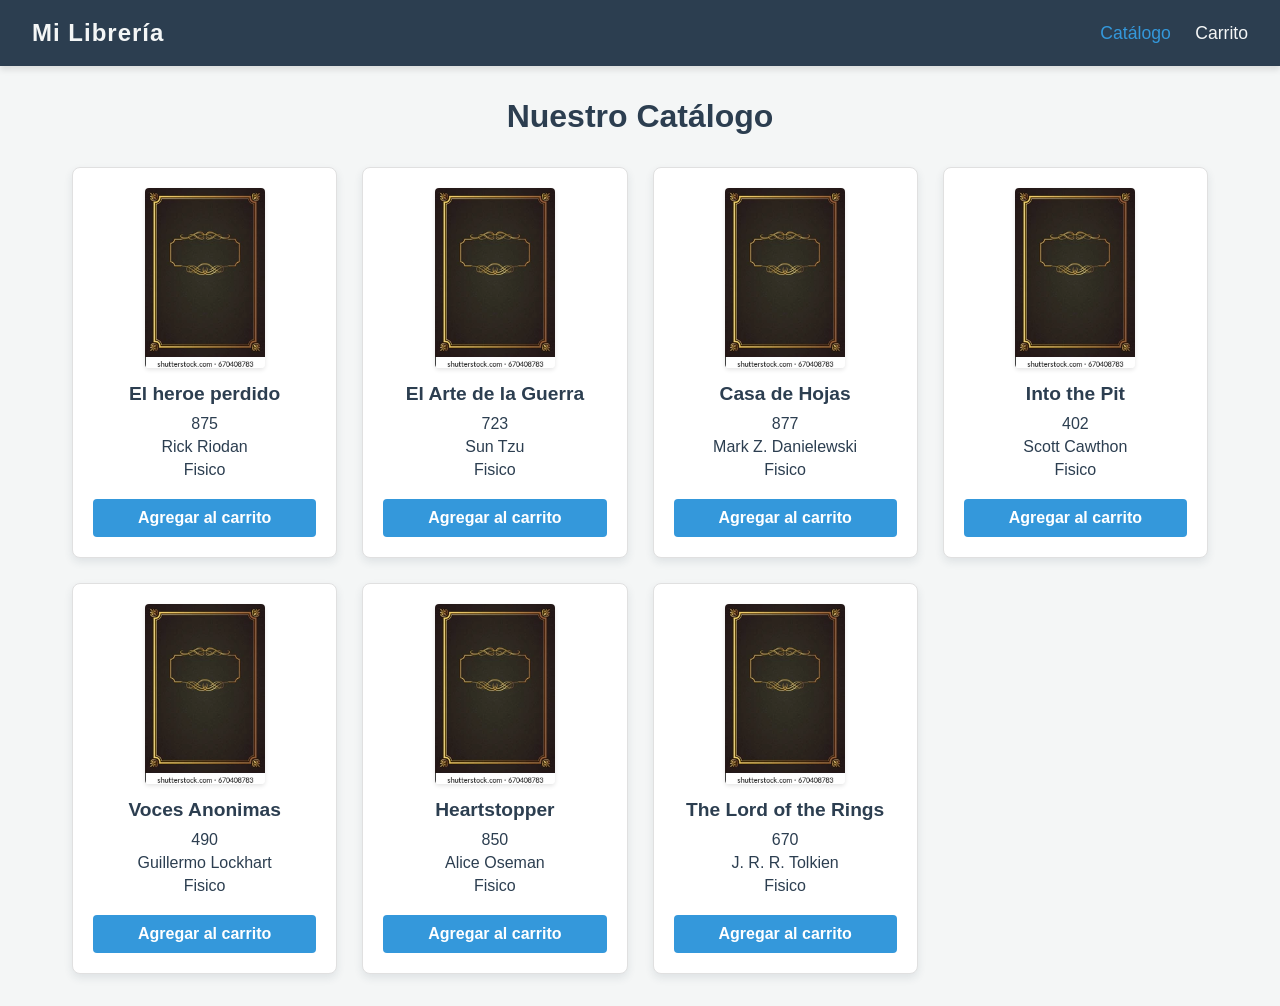
<file: index.html>
<!DOCTYPE html>
<html lang="es">
<head>
    <meta charset="UTF-8">
    <meta name="viewport" content="width=device-width, initial-scale=1.0">
    <title>Catálogo</title>
    <link rel="stylesheet" href="css/style.css">
</head>
<body>
    <header class="main-header">
        <div class="logo">Mi Librería</div>
        <nav>
            <a href="index.html" class="active">Catálogo</a>
            <a href="carrito.html">Carrito</a>
            <div id="not"></div>
        </nav>
    </header>

    <main>
        <h1 class="page-title">Nuestro Catálogo</h1>
        <div id="cont" class="grid-container">
            <!-- JS inyectará los productos aquí -->
        </div>
    </main>

    <script src="js/storage.js"></script>
    <script src="js/script.js"></script>
</body>
</html>
</file>
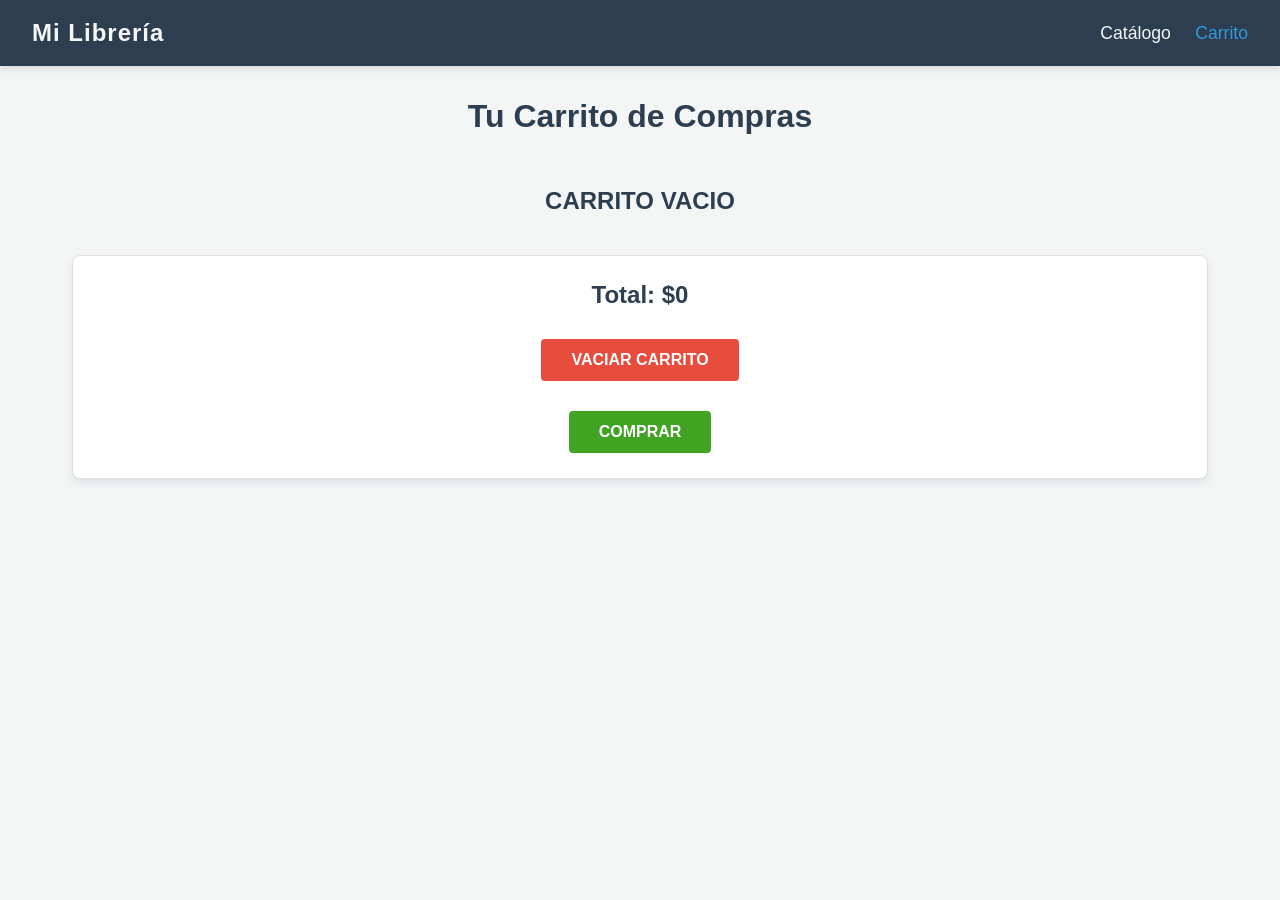
<file: carrito.html>
<!DOCTYPE html>
<html lang="es">
<head>
    <meta charset="UTF-8">
    <meta name="viewport" content="width=device-width, initial-scale=1.0">
    <title>Tu Carrito</title>
    <link rel="stylesheet" href="css/style.css">
</head>
<body>
    <header class="main-header">
        <div class="logo">Mi Librería</div>
        <nav>
            <a href="index.html">Catálogo</a>
            <a href="carrito.html" class="active">Carrito</a>
            <div id="not"></div>
        </nav>
    </header>

    <main class="carrito-main">
        <h1 class="page-title">Tu Carrito de Compras</h1>
        
        <div id="cont" class="grid-container">
            <!-- JS inyectará los productos del carrito aquí -->
        </div>
        
        <div class="carrito-actions">
            <div id="resumen"></div>
            <button id="vaciar" class="btn-danger">VACIAR CARRITO</button>
            <button id="comprar" class="btn-comprar">COMPRAR</button>
        </div>
    </main>

    <script src="js/storage.js"></script>
    <script src="js/carrito.js"></script>
</body>
</html>
</file>
<file: css/style.css>
/* Paleta de 4 colores:
   Fondo general: #F4F6F6 (Gris claro)
   Texto principal y Header: #2C3E50 (Azul oscuro / Gris pizarra)
   Acentos y botones principales: #3498DB (Azul claro)
   Botones de peligro/eliminar: #E74C3C (Rojo)
*/

* {
    margin: 0;
    padding: 0;
    box-sizing: border-box;
    font-family: 'Segoe UI', Tahoma, Geneva, Verdana, sans-serif;
}

body {
    background-color: #F4F6F6;
    color: #2C3E50;
}

/* HEADER Y NAVEGACIÓN */
.main-header {
    background-color: #2C3E50;
    color: #F4F6F6;
    display: flex;
    justify-content: space-between;
    align-items: center;
    padding: 1.2rem 2rem;
    box-shadow: 0 4px 6px rgba(0, 0, 0, 0.1);
}

.main-header .logo {
    font-size: 1.5rem;
    font-weight: bold;
    letter-spacing: 1px;
}

.main-header nav a {
    color: #F4F6F6;
    text-decoration: none;
    margin-left: 20px;
    font-size: 1.1rem;
    font-weight: 500;
    transition: color 0.3s;
}

.main-header nav a:hover, .main-header nav a.active {
    color: #3498DB;
}

/* CONTENEDOR PRINCIPAL */
main {
    padding: 2rem;
    max-width: 1200px;
    margin: 0 auto;
}

.page-title {
    text-align: center;
    margin-bottom: 2rem;
    font-size: 2rem;
    color: #2C3E50;
}

/* GRID PARA EL CONTENEDOR DE JS (#cont) */
#cont {
    display: grid;
    grid-template-columns: repeat(auto-fill, minmax(250px, 1fr));
    gap: 25px;
    justify-content: center;
}

/* TARJETA DE PRODUCTO */
.producto {
    background-color: #ffffff;
    display: flex;
    flex-direction: column;
    justify-content: space-between;
    align-items: center;
    padding: 20px;
    border-radius: 8px;
    box-shadow: 0 4px 8px rgba(44, 62, 80, 0.1);
    border: 1px solid #e0e0e0;
    transition: transform 0.3s ease, box-shadow 0.3s ease;
}

.producto:hover {
    transform: translateY(-5px);
    box-shadow: 0 8px 16px rgba(44, 62, 80, 0.2);
}

.producto img {
    width: 120px;
    height: 180px;
    object-fit: cover;
    border-radius: 4px;
    margin-bottom: 15px;
    box-shadow: 0 2px 4px rgba(0,0,0,0.1);
}

.producto h3 {
    font-size: 1.2rem;
    text-align: center;
    margin-bottom: 10px;
    color: #2C3E50;
}

.producto p {
    font-size: 1rem;
    color: #2C3E50;
    margin-bottom: 5px;
    font-weight: 500;
}

/* BOTONES GENERADOS POR JS Y ESTÁTICOS */
button {
    cursor: pointer;
    border: none;
    border-radius: 4px;
    padding: 10px 15px;
    font-size: 1rem;
    font-weight: bold;
    color: #ffffff;
    transition: background-color 0.3s, transform 0.1s;
    width: 100%;
    margin-top: 15px;
}

button:active {
    transform: scale(0.97);
}

.addbutton {
    background-color: #3498DB;
}

.addbutton:hover {
    background-color: #2980B9;
}

.eliminar, .btn-danger, #vaciar {
    background-color: #E74C3C;
}

.eliminar:hover, .btn-danger:hover, #vaciar:hover {
    background-color: #C0392B;
}

#comprar {
    background-color: #40a322;
}

#comprar:hover {
    background-color: #2d8013;
}

/* SECCIÓN DEL CARRITO */
.carrito-actions {
    margin-top: 40px;
    display: flex;
    flex-direction: column;
    align-items: center;
    gap: 15px;
    background-color: #ffffff;
    padding: 25px;
    border-radius: 8px;
    box-shadow: 0 4px 8px rgba(44, 62, 80, 0.1);
    border: 1px solid #e0e0e0;
}

#resumen {
    font-size: 1.5rem;
    font-weight: bold;
    color: #2C3E50;
}

#vaciar, #comprar {
    width: auto;
    padding: 12px 30px;
}

/* MENSAJE DE CARRITO VACÍO */
#cont h3:only-child {
    grid-column: 1 / -1;
    text-align: center;
    color: #2C3E50;
    margin-top: 20px;
    font-size: 1.5rem;
}

#not {
    position: absolute;
    top: 10px;
    right: 20px;
    width: 15px;
    height: 15px;
    background-color: red;
    border-radius: 100%;
}
</file>
